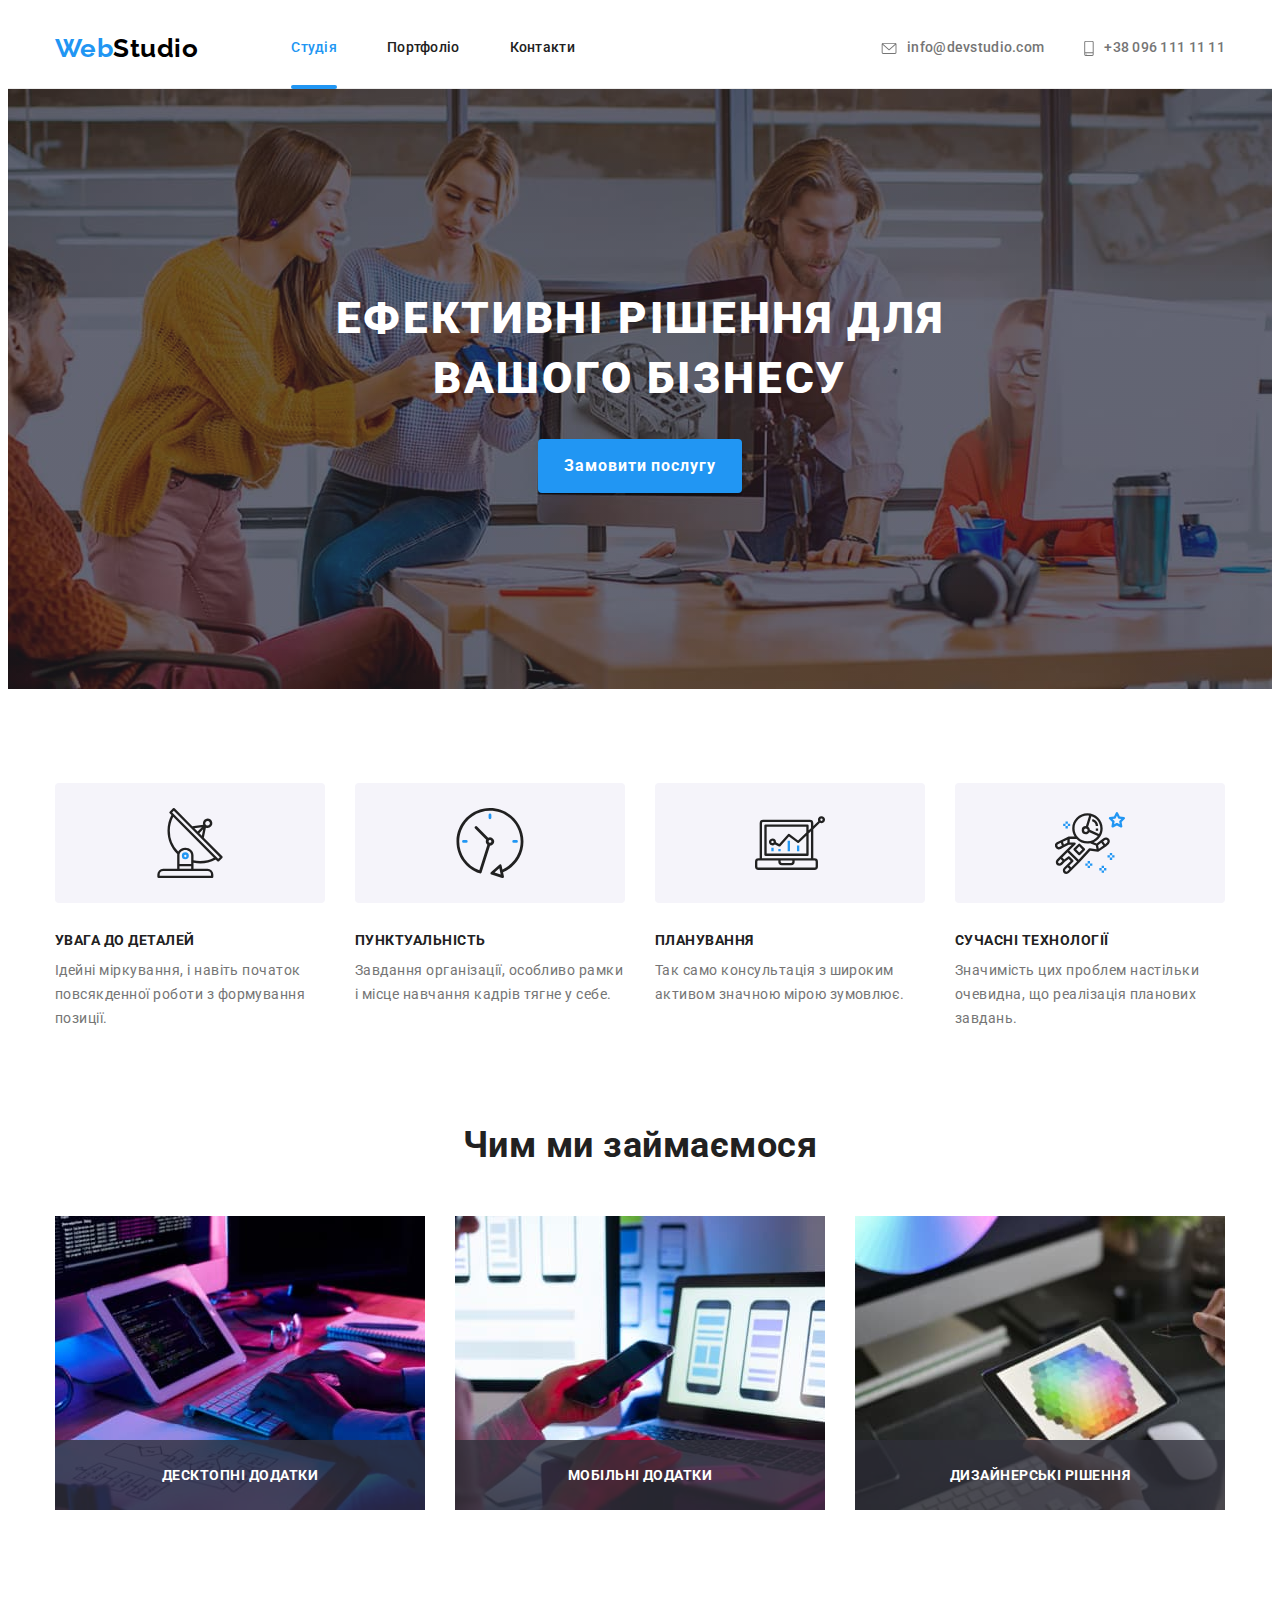
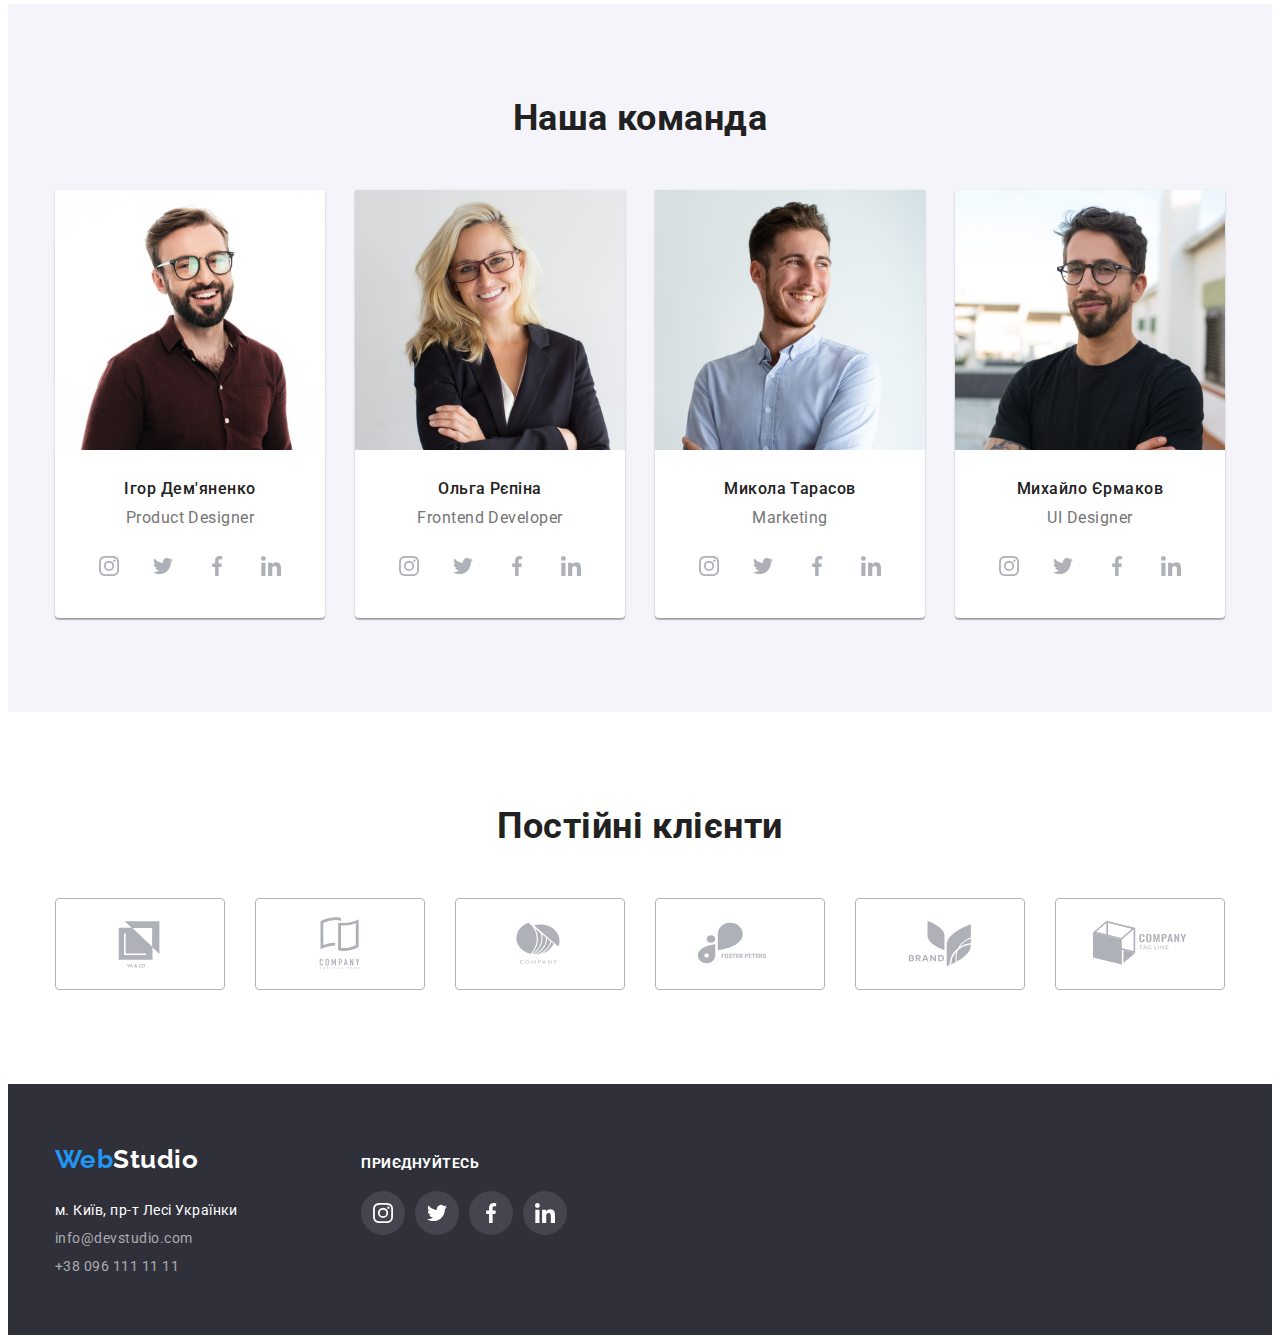
<file: index.html>
<!DOCTYPE html>
<html lang="uk">
<head>
    <meta charset="UTF-8">
    <meta http-equiv="X-UA-Compatible" content="IE=edge">
    <meta name="viewport" content="width=device-width, initial-scale=1.0">
    <title>WebStudio</title>   
    <link rel="preconnect" href="https://fonts.googleapis.com">
    <link rel="preconnect" href="https://fonts.gstatic.com" crossorigin>
    <link href="https://fonts.googleapis.com/css2?family=Raleway:wght@700&family=Roboto:wght@400;500;700;900&display=swap"
    rel="stylesheet">
    <link rel="stylesheet" href="https://cdnjs.cloudflare.com/ajax/libs/modern-normalize/1.1.0/modern-normalize.min.css"
        integrity="sha512-wpPYUAdjBVSE4KJnH1VR1HeZfpl1ub8YT/NKx4PuQ5NmX2tKuGu6U/JRp5y+Y8XG2tV+wKQpNHVUX03MfMFn9Q=="
        crossorigin="anonymous" referrerpolicy="no-referrer">
    <link rel="stylesheet" href="./css/styles.css">
</head>

<body>
    <!-- Шапка сайта -->
    <header class="header">
        <div class="container header-wrap">
            <a href="./index.html" class="logo">Web<span class="header-logo">Studio</span></a>
            <nav>
                <ul class="site-nav list">
                    <li class="item">
                        <a href="./index.html" class="link active">Студія</a>
                    </li>
                    <li class="item">
                        <a href="./portfolio.html" class="link">Портфоліо</a>
                    </li>
                    <li class="item">
                        <a href="" class="link">Контакти</a>
                    </li>
                </ul>
            </nav>
            <ul class="contacts list">
                <li class="item"><a href="mailto:info@devstudio.com" class="contacts-link">
                    <svg class="envelope">
                        <use href="./images/icons.svg#envelope" width="16" height="12"></use>
                    </svg>
                    info@devstudio.com</a> </li>
                <li class="item"><a href="tel:+380961111111" class="contacts-link">
                    <svg class="smartphone">
                        <use href="./images/icons.svg#smartphone" width="10" height="16"></use>
                    </svg>
                    +38 096 111 11 11</a> </li>
            </ul>
        </div>
    </header>

    <main>
        <!-- Герой -->
        <section class="hero">
            <div class="container">
                <h1 class="hero-title">Ефективні рішення для вашого бізнесу</h1>
                <button class="button primary hero-button" data-modal-open>Замовити послугу</button>
            </div>
        </section>
        <!-- Переваги -->
        <section class="feature sections">
            <div class="container">
                <ul class="features list">
                    <li class="item">
                        <div class="wrap">
                            <svg class="icon">
                                <use href="./images/icons.svg#antenna" width="70px" height="70px"></use>
                            </svg>
                        </div>
                        <h3 class="title">УВАГА ДО ДЕТАЛЕЙ</h3>
                        <p class="text">Ідейні міркування, і навіть початок повсякденної роботи з формування позиції.</p>
                    </li>
                    <li class="item">
                        <div class="wrap">
                            <svg class="icon">
                                <use href="./images/icons.svg#clock" width="70px" height="70px"></use>
                            </svg>
                        </div>
                        <h3 class="title">ПУНКТУАЛЬНІСТЬ</h3>
                        <p class="text">Завдання організації, особливо рамки і місце навчання кадрів тягне у себе.</p>
                    </li>
                    <li class="item">
                        <div class="wrap">
                            <svg class="icon">
                                <use href="./images/icons.svg#diagram" width="70px" height="70px"></use>
                            </svg>
                        </div>
                        <h3 class="title">ПЛАНУВАННЯ</h3>
                        <p class="text">Так само консультація з широким активом значною мірою зумовлює.</p>
                    </li>
                    <li class="item">
                        <div class="wrap">
                            <svg class="icon">
                                <use href="./images/icons.svg#astronaut" width="70px" height="70px"></use>
                            </svg>
                        </div>
                        <h3 class="title">СУЧАСНІ ТЕХНОЛОГІЇ</h3>
                        <p class="text">Значимість цих проблем настільки очевидна, що реалізація планових завдань.</p>
                    </li>
                </ul>
            </div>
        </section>
        <!-- Опис -->
        <section class="description sections">
            <div class="container">
                <h2 class="sections-title">Чим ми займаємося</h2>
                <ul class="desc list">
                    <li class="item">
                        <img src="./images/frontend.jpg" alt="Верстка" width="370">
                        <div class="wrap"> 
                            <h3 class="desc-text">Десктопні додатки</h3>
                        </div>
                    </li>
                    <li class="item">
                        <img src="./images/apk.jpg" alt="Адаптація" width="370">
                        <div class="wrap">
                            <h3 class="desc-text">Мобільні додатки</h3>
                        </div>
                    </li>
                    <li class="item">
                        <img src="./images/design.jpg" alt="Дизайн" width="370">
                        <div class="wrap">
                            <h3 class="desc-text">Дизайнерські рішення</h3>
                        </div>
                    </li>
                </ul>
            </div>
        </section>
        <!-- Команда -->
        <section class="sections team">
            <div class="container">
                <h2 class="sections-title">Наша команда</h2>
                <ul class="team-list list">
                    <li class="item">
                        <img class="team-photo" src="./images/igor.jpg" alt="Фото співробітника" width="270" >
                        <div class="team-wrapper">
                            <h3 class="team-title">Ігор Дем'яненко</h3>
                            <p class="text">Product Designer</p>
                            <ul class="social list">
                                <li class="item">
                                    <a href="" class="link">
                                        <svg class="icon">
                                            <use href="./images/icons.svg#instagram" width="20" height="20"></use>
                                        </svg>
                                    </a>
                                </li>
                                <li class="item">
                                    <a href="" class="link">
                                        <svg class="icon">
                                            <use href="./images/icons.svg#twitter" width="20" height="20"></use>
                                        </svg>
                                    </a>
                                </li>
                                <li class="item">
                                    <a href="" class="link">
                                        <svg class="icon">
                                            <use href="./images/icons.svg#facebook" width="20" height="20"></use>
                                        </svg>
                                    </a>
                                </li>
                                <li class="item">
                                    <a href="" class="link">
                                        <svg class="icon">
                                            <use href="./images/icons.svg#linkedin" width="20" height="20"></use>
                                        </svg>
                                    </a>
                                </li>
                            </ul>
                        </div>
                    </li>
                    <li class="item">
                        <img src="./images/olga.jpg" alt="Фото співробітника" width="270" class="team-photo">
                        <div class="team-wrapper">
                            <h3 class="team-title">Ольга Рєпіна</h3>
                            <p class="text">Frontend Developer</p>
                            <ul class="social list">
                                <li class="item">
                                    <a href="" class="link">
                                        <svg class="icon">
                                            <use href="./images/icons.svg#instagram" width="20" height="20"></use>
                                        </svg>
                                    </a>
                                </li>
                                <li class="item">
                                    <a href="" class="link">
                                        <svg class="icon">
                                            <use href="./images/icons.svg#twitter" width="20" height="20"></use>
                                        </svg>
                                    </a>
                                </li>
                                <li class="item">
                                    <a href="" class="link">
                                        <svg class="icon">
                                            <use href="./images/icons.svg#facebook" width="20" height="20"></use>
                                        </svg>
                                    </a>
                                </li>
                                <li class="item">
                                    <a href="" class="link">
                                        <svg class="icon">
                                            <use href="./images/icons.svg#linkedin" width="20" height="20"></use>
                                        </svg>
                                    </a>
                                </li>
                            </ul>
                        </div>
                    </li>
                    <li class="item">
                        <img src="./images/mykola.jpg" alt="Фото співробітника" width="270" class="team-photo">
                        <div class="team-wrapper">
                            <h3 class="team-title">Микола Тарасов</h3>
                            <p class="text">Marketing</p>
                            <ul class="social list">
                                <li class="item">
                                    <a href="" class="link">
                                        <svg class="icon">
                                            <use href="./images/icons.svg#instagram" width="20" height="20"></use>
                                        </svg>
                                    </a>
                                </li>
                                <li class="item">
                                    <a href="" class="link">
                                        <svg class="icon">
                                            <use href="./images/icons.svg#twitter" width="20" height="20"></use>
                                        </svg>
                                    </a>
                                </li>
                                <li class="item">
                                    <a href="" class="link">
                                        <svg class="icon">
                                            <use href="./images/icons.svg#facebook" width="20" height="20"></use>
                                        </svg>
                                    </a>
                                </li>
                                <li class="item">
                                    <a href="" class="link">
                                        <svg class="icon">
                                            <use href="./images/icons.svg#linkedin" width="20" height="20"></use>
                                        </svg>
                                    </a>
                                </li>
                            </ul>
                        </div>
                    </li>
                    <li class="item">
                        <img src="./images/mykhailo.jpg" alt="Фото співробітника" width="270" class="team-photo">
                        <div class="team-wrapper">
                            <h3 class="team-title">Михайло Єрмаков</h3>
                            <p class="text">UI Designer</p>
                            <ul class="social list">
                                <li class="item">
                                    <a href="" class="link">
                                        <svg class="icon">
                                            <use href="./images/icons.svg#instagram" width="20" height="20"></use>
                                        </svg>
                                    </a>
                                </li>
                                <li class="item">
                                    <a href="" class="link">
                                        <svg class="icon">
                                            <use href="./images/icons.svg#twitter" width="20" height="20"></use>
                                        </svg>
                                    </a>
                                </li>
                                <li class="item">
                                    <a href="" class="link">
                                        <svg class="icon">
                                            <use href="./images/icons.svg#facebook" width="20" height="20"></use>
                                        </svg>
                                    </a>
                                </li>
                                <li class="item">
                                    <a href="" class="link">
                                        <svg class="icon">
                                            <use href="./images/icons.svg#linkedin" width="20" height="20"></use>
                                        </svg>
                                    </a>
                                </li>
                            </ul>
                        </div>
                    </li>
                </ul>
            </div>
        </section>
        <!-- клієнти -->
        <section class="sections">
            <div class="container">
                <h2 class="sections-title">Постійні клієнти</h2>
                <ul class="clients list">
                    <li class="item">
                        <a href="" class="link">
                            <svg class="icon">
                                <use href="./images/icons.svg#yaco" ></use>
                            </svg>
                        </a>
                    </li>
                    <li class="item">
                        <a href="" class="link">
                            <svg class="icon">
                                <use href="./images/icons.svg#taglinehere"></use>
                            </svg>
                        </a>
                    </li>
                    <li class="item">
                        <a href="" class="link">
                            <svg class="icon">
                                <use href="./images/icons.svg#company"></use>
                            </svg>
                        </a>
                    </li>
                    <li class="item">
                        <a href="" class="link">
                            <svg class="icon">
                                <use href="./images/icons.svg#foster"></use>
                            </svg>
                        </a>
                    </li>
                    <li class="item">
                        <a href="" class="link">
                            <svg class="icon">
                                <use href="./images/icons.svg#brand"></use>
                            </svg>
                        </a>
                    </li>
                    <li class="item">
                        <a href="" class="link">
                            <svg class="icon">
                                <use href="./images/icons.svg#tagline"></use>
                            </svg>
                        </a>
                    </li>
                </ul>
            </div>
        </section>
    </main>
    <!-- Футер -->
    <footer>
        <div class="container footer">
            <div>
                <a href="./index.html" class="logo">Web<span class="footer-logo">Studio</span></a>
                <address class="footer-address">
                    м. Київ, пр-т Лесі Українки
                    <ul class="contacts-footer list">
                        <li class="item"><a href="mailto:info@devstudio.com" class="link">info@devstudio.com</a> </li>
                        <li class="item"><a href="tel:+380961111111" class="link">+38 096 111 11 11</a> </li>
                    </ul>
                </address>
            </div>
            <div class="invite">
                <h3 class="invite-title">приєднуйтесь</h3>
                <ul class="social list">
                    <li class="item ">
                        <a href="" class="link">
                            <svg class="icon">
                                <use href="./images/icons.svg#instagram" width="20" height="20"></use>
                            </svg>
                        </a>
                    </li>
                    <li class="item">
                        <a href="" class="link">
                            <svg class="icon">
                                <use href="./images/icons.svg#twitter" width="20" height="20"></use>
                            </svg>
                        </a>
                    </li>
                    <li class="item">
                        <a href="" class="link">
                            <svg class="icon">
                                <use href="./images/icons.svg#facebook" width="20" height="20"></use>
                            </svg>
                        </a>
                    </li>
                    <li class="item">
                        <a href="" class="link">
                            <svg class="icon">
                                <use href="./images/icons.svg#linkedin" width="20" height="20"></use>
                            </svg>
                        </a>
                    </li>
                </ul>
            </div>
        </div>
    </footer>
    <div class="backdrop is-hidden" data-modal>
        <div class="modal">
            <button class="close" data-modal-close>
                <svg class="icon">
                    <use href="./images/icons.svg#close" ></use>
                </svg>
            </button>
        </div>
    </div>
<script src="./js/modal.js"></script>
</body>
</html>
</file>
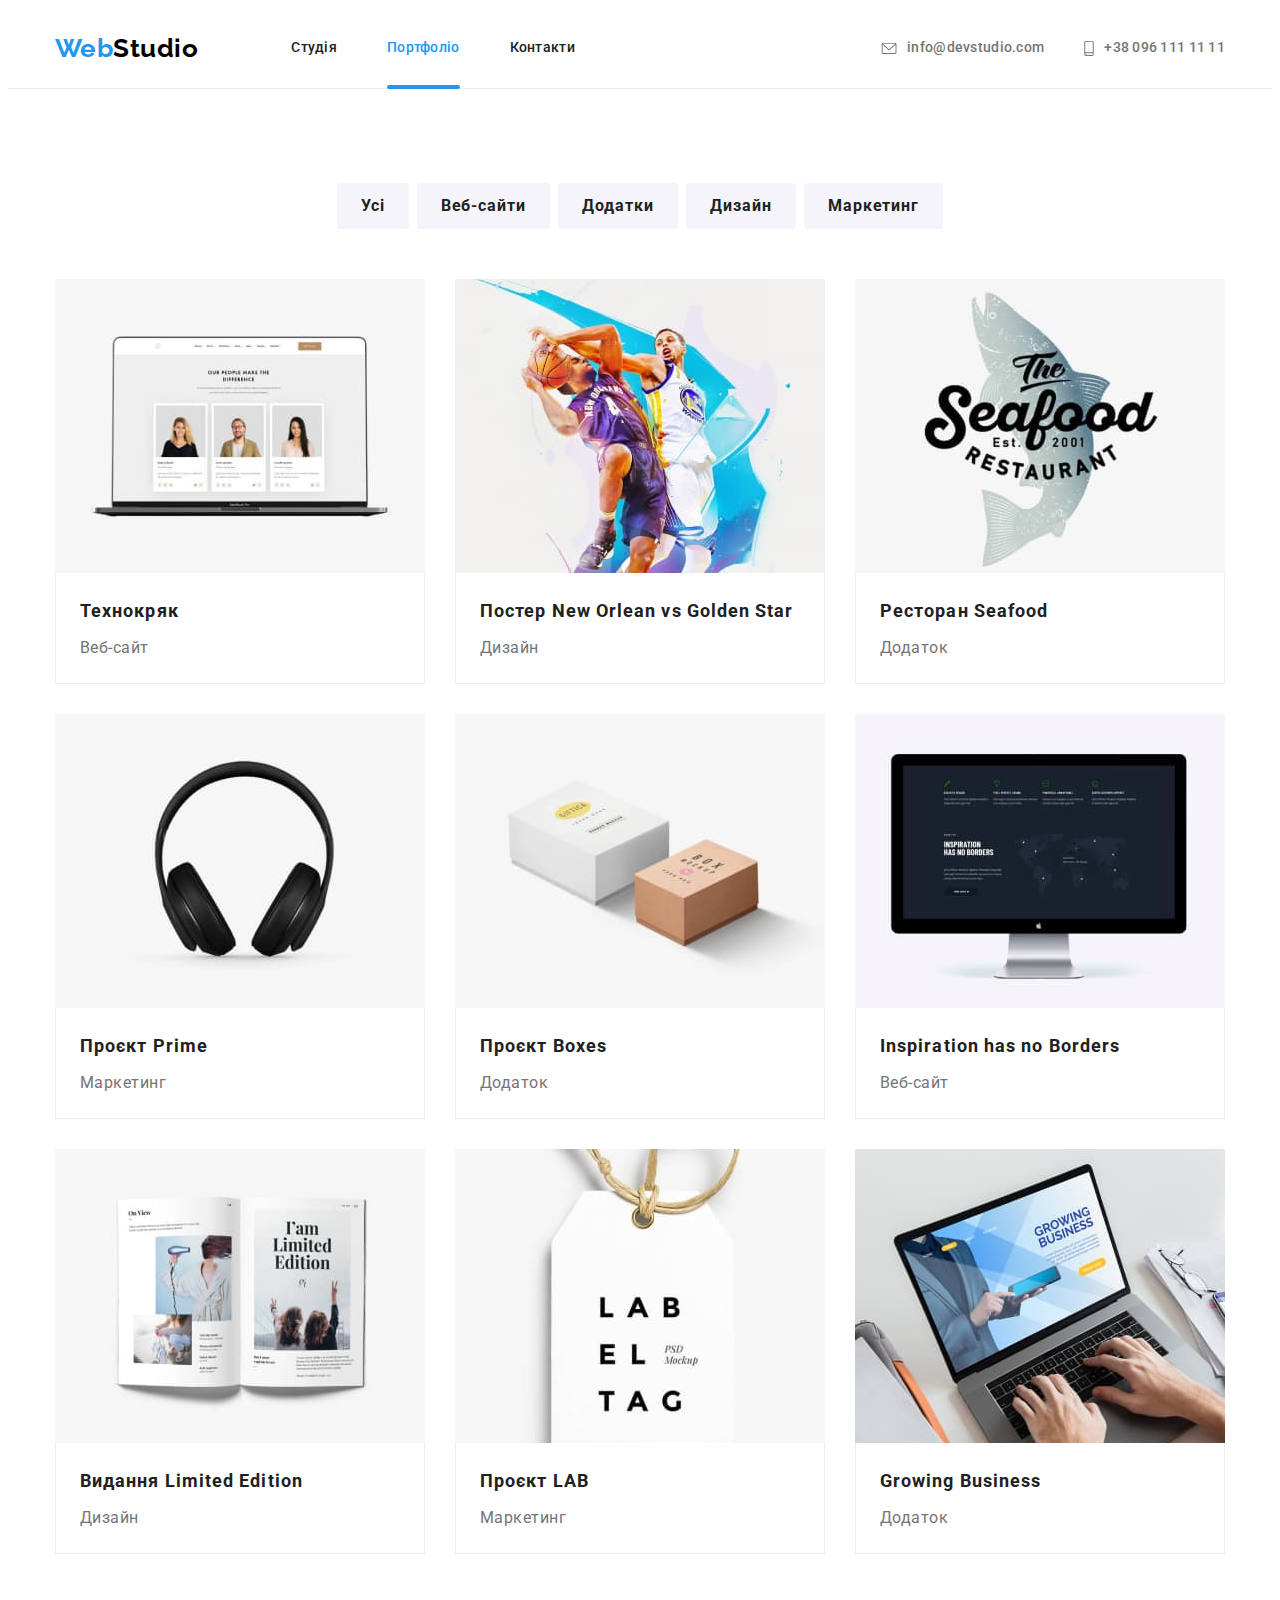
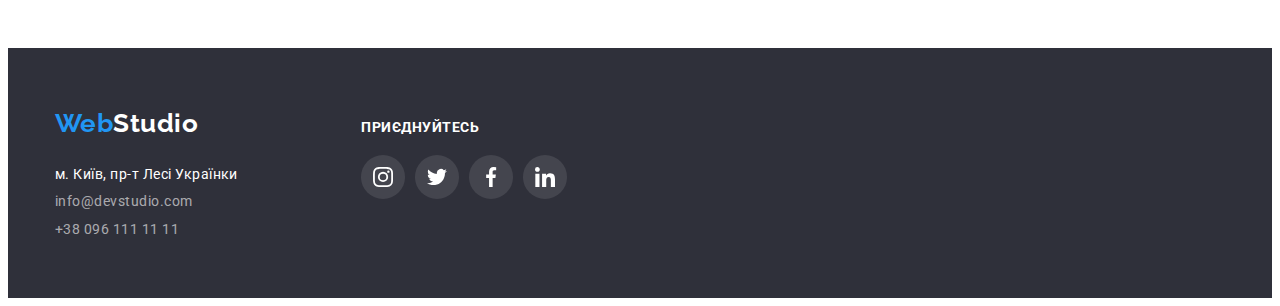
<file: portfolio.html>
<!DOCTYPE html>
<html lang="uk">

<head>
    <meta charset="UTF-8">
    <meta http-equiv="X-UA-Compatible" content="IE=edge">
    <meta name="viewport" content="width=device-width, initial-scale=1.0">
    <title>WebStudio</title>
    <link rel="preconnect" href="https://fonts.googleapis.com">
    <link rel="preconnect" href="https://fonts.gstatic.com" crossorigin>
    <link href="https://fonts.googleapis.com/css2?family=Raleway:wght@700&family=Roboto:wght@400;500;700;900&display=swap"
        rel="stylesheet">
    <link rel="stylesheet" href="https://cdnjs.cloudflare.com/ajax/libs/modern-normalize/1.1.0/modern-normalize.min.css"
        integrity="sha512-wpPYUAdjBVSE4KJnH1VR1HeZfpl1ub8YT/NKx4PuQ5NmX2tKuGu6U/JRp5y+Y8XG2tV+wKQpNHVUX03MfMFn9Q=="
        crossorigin="anonymous" referrerpolicy="no-referrer">
    <link rel="stylesheet" href="./css/styles.css">
</head>

<body>
    <!-- Шапка сайта -->
<header class="header">
    <div class="container header-wrap">
        <a href="./index.html" class="logo">Web<span class="header-logo">Studio</span></a>
        <nav>
            <ul class="site-nav list">
                <li class="item">
                    <a href="./index.html" class="link">Студія</a>
                </li>
                <li class="item">
                    <a href="./portfolio.html" class="link active">Портфоліо</a>
                </li>
                <li class="item">
                    <a href="" class="link">Контакти</a>
                </li>
            </ul>
        </nav>
        <ul class="contacts list">
            <li class="item"><a href="mailto:info@devstudio.com" class="contacts-link">
                    <svg class="envelope">
                        <use href="./images/icons.svg#envelope" width="16" height="12"></use>
                    </svg>
                    info@devstudio.com</a> </li>
            <li class="item"><a href="tel:+380961111111" class="contacts-link">
                    <svg class="smartphone">
                        <use href="./images/icons.svg#smartphone" width="10" height="16"></use>
                    </svg>
                    +38 096 111 11 11</a> </li>
        </ul>
    </div>
</header>

<main>
    <section class="sections work">
        <div class="container">
            <ul class="filter list">
                <li class="item">
                    <button class="button seconadry">Усі</button>
                </li>
                <li class="item">
                    <button class="button seconadry">Веб-сайти</button>
                </li>
                <li class="item">
                    <button class="button seconadry">Додатки</button>
                </li>
                <li class="item">
                    <button class="button seconadry">Дизайн</button>
                </li>
                <li class="item">
                    <button class="button seconadry">Маркетинг</button>
                </li>
            </ul>

            <ul class="items list">
                <li class="item">
                    <a href="#" class="work-link">
                        <div class="wrap">
                            <img class="item" src="./images/techno.jpg" alt="Ноутбук з відкритим сайтом" width="370">
                            <div class="overlay">
                                <p class="overlay-text">Ресурс пропонує комплексні пропозиції з різним рівнем функціоналу та сервісів. Все це дозволить відвідувачу отримати
                                вичерпні відомості про компанію чи приватну особу.</p>
                            </div>
                        </div>
                        <div class="wrapper">
                            <h2 class="work-title">Технокряк</h2>
                            <p class="work-text">Веб-сайт</p>
                        </div>
                    </a>
                </li>
                <li class="item">
                    <a href="" class="work-link">
                        <div class="wrap">
                        <img class="item" src="./images/poster.jpg" alt="два баскетболіста" width="370">
                            <div class="overlay">
                                <p class="overlay-text">Ресурс пропонує комплексні пропозиції з різним рівнем функціоналу та сервісів. Все це
                                    дозволить відвідувачу отримати
                                    вичерпні відомості про компанію чи приватну особу.</p>
                            </div>
                        </div>
                        <div class="wrapper">
                            <h2 class="work-title">Постер New Orlean vs Golden Star</h2>
                            <p class="work-text">Дизайн</p>
                        </div>
                    </a>   
                </li>
                <li class="item">
                    <a href="" class="work-link">
                        <div class="wrap">
                            <img class="item" src="./images/seafood.jpg" alt="реклама ресторана" width="370">
                            <div class="overlay">
                                <p class="overlay-text">Ресурс пропонує комплексні пропозиції з різним рівнем функціоналу та сервісів. Все це
                                    дозволить відвідувачу отримати
                                    вичерпні відомості про компанію чи приватну особу.</p>
                            </div>
                        </div>
                        <div class="wrapper">
                            <h2 class="work-title">Ресторан Seafood</h2>
                            <p class="work-text">Додаток</p>
                        </div>
                    </a>
                </li>
                <li class="item">
                    <a href="" class="work-link">
                        <div class="wrap">
                            <img class="item" src="./images/prime.jpg" alt="навушники" width="370">
                            <div class="overlay">
                                <p class="overlay-text">Ресурс пропонує комплексні пропозиції з різним рівнем функціоналу та сервісів. Все це
                                    дозволить відвідувачу отримати
                                    вичерпні відомості про компанію чи приватну особу.</p>
                            </div>
                        </div>
                        <div class="wrapper">
                            <h2 class="work-title">Проєкт Prime</h2>
                            <p class="work-text">Маркетинг</p>
                        </div>
                    </a>    
                </li>
                <li class="item">
                    <a href="" class="work-link">
                        <div class="wrap">
                            <img class="item" src="./images/boxes.jpg" alt="коробки доставки" width="370">
                            <div class="overlay">
                                <p class="overlay-text">Ресурс пропонує комплексні пропозиції з різним рівнем функціоналу та сервісів. Все це
                                    дозволить відвідувачу отримати
                                    вичерпні відомості про компанію чи приватну особу.</p>
                            </div>
                        </div>
                        <div class="wrapper">
                            <h2 class="work-title">Проєкт Boxes</h2>
                            <p class="work-text">Додаток</p>
                        </div>
                    </a>    
                </li>
                <li class="item">
                    <a href="" class="work-link">
                        <div class="wrap">
                            <img class="item" src="./images/noborders.jpg" alt="imac з відкритим сайтом" width="370">
                            <div class="overlay">
                                <p class="overlay-text">Ресурс пропонує комплексні пропозиції з різним рівнем функціоналу та сервісів. Все це
                                    дозволить відвідувачу отримати
                                    вичерпні відомості про компанію чи приватну особу.</p>
                            </div>
                        </div>
                        <div class="wrapper">
                            <h2 class="work-title">Inspiration has no Borders</h2>
                            <p class="work-text">Веб-сайт</p>
                        </div>
                    </a>
                </li>
                <li class="item">
                    <a href="" class="work-link">
                        <div class="wrap">
                            <img class="item" src="./images/edition.jpg" alt="брошура видання Limited Edition" width="370">
                            <div class="overlay">
                                <p class="overlay-text">Ресурс пропонує комплексні пропозиції з різним рівнем функціоналу та сервісів. Все це
                                    дозволить відвідувачу отримати
                                    вичерпні відомості про компанію чи приватну особу.</p>
                            </div>
                        </div>
                        <div class="wrapper">
                            <h2 class="work-title">Видання Limited Edition</h2>
                            <p class="work-text">Дизайн</p>
                        </div>
                    </a>    
                </li>
                <li class="item">
                    <a href="" class="work-link">
                        <div class="wrap">
                            <img class="item" src="./images/lab.jpg" alt="бірка лаб" width="370">
                            <div class="overlay">
                                <p class="overlay-text">Ресурс пропонує комплексні пропозиції з різним рівнем функціоналу та сервісів. Все це
                                    дозволить відвідувачу отримати
                                    вичерпні відомості про компанію чи приватну особу.</p>
                            </div>
                        </div>
                        <div class="wrapper">
                            <h2 class="work-title">Проєкт LAB</h2>
                            <p class="work-text">Маркетинг</p>
                        </div>
                    </a>    
                </li>
                <li class="item">
                    <a href="" class="work-link">
                        <div class="wrap">
                            <img class="item" src="./images/business.jpg" alt="Ноутбук з відкритим додатком" width="370">
                            <div class="overlay">
                                <p class="overlay-text">Ресурс пропонує комплексні пропозиції з різним рівнем функціоналу та сервісів. Все це
                                    дозволить відвідувачу отримати
                                    вичерпні відомості про компанію чи приватну особу.</p>
                            </div>
                        </div>
                        <div class="wrapper">
                            <h2 class="work-title">Growing Business</h2>
                            <p class="work-text">Додаток</p>
                        </div>
                    </a>    
                </li>
            </ul>
        </div>
    </section>
</main>

    <!-- Футер -->
<footer>
    <div class="container footer">
        <div>
            <a href="./index.html" class="logo">Web<span class="footer-logo">Studio</span></a>
            <address class="footer-address">
                м. Київ, пр-т Лесі Українки
                <ul class="contacts-footer list">
                    <li class="item"><a href="mailto:info@devstudio.com" class="link">info@devstudio.com</a> </li>
                    <li class="item"><a href="tel:+380961111111" class="link">+38 096 111 11 11</a> </li>
                </ul>
            </address>
        </div>
        <div class="invite">
            <h3 class="invite-title">приєднуйтесь</h3>
            <ul class="social list">
                <li class="item ">
                    <a href="" class="link">
                        <svg class="icon">
                            <use href="./images/icons.svg#instagram" width="20" height="20"></use>
                        </svg>
                    </a>
                </li>
                <li class="item">
                    <a href="" class="link">
                        <svg class="icon">
                            <use href="./images/icons.svg#twitter" width="20" height="20"></use>
                        </svg>
                    </a>
                </li>
                <li class="item">
                    <a href="" class="link">
                        <svg class="icon">
                            <use href="./images/icons.svg#facebook" width="20" height="20"></use>
                        </svg>
                    </a>
                </li>
                <li class="item">
                    <a href="" class="link">
                        <svg class="icon">
                            <use href="./images/icons.svg#linkedin" width="20" height="20"></use>
                        </svg>
                    </a>
                </li>
            </ul>
        </div>
    </div>
</footer>
</body>
</html>
</file>
<file: css/styles.css>
/* Палітра
білий #FFFFFF
акцент #2196F3
заголовки #212121
текст #757575 */

*,
*::before,
*::after {
    box-sizing: border-box;
}
:root{
    --primary-text-color:#757575;
    --title-text-color:#212121;
    --accent-color:#2196F3;
    --white-color:#FFFFFF;
    --primery-bgc:#F5F4FA;
    --secondary-bgc:#2F303A;
}
body{
    font-family: 'Roboto',sans-serif;
    letter-spacing: 0.03em;

    background: var(--white-color);
    color:var(--primary-text-color)
}
h1,h2,h3,h4,h5,h6,p{
    margin: 0;
}
a {
    display: block;
}
.list {
    margin-top: 0;
    margin-bottom: 0;
    padding-left: 0;

    list-style: none;
}
.container{
    margin-right: auto;
    margin-left: auto;
    padding-right: 15px;
    padding-left: 15px;
    width: 1200px;
}
img {
    display: block;
}
/* button */
.button {
    padding: 6px 22px;
    border-radius: 4px;

    transition: color 250ms cubic-bezier(0.4, 0, 0.2, 1) , background-color 250ms cubic-bezier(0.4, 0, 0.2, 1),box-shadow
    250ms cubic-bezier(0.4, 0, 0.2, 1),padding 250ms cubic-bezier(0.4, 0, 0.2, 1);

    color: var(--title-text-color);
    background-color: var(--white-color);
    border-color: transparent;
    font-family: inherit;
    font-weight: 700;
    font-size: 16px;
    line-height: 1.87;
    letter-spacing: 0.06em;
    cursor: pointer;
}
.button.primary{
    color: var(--white-color);
    background-color:var(--accent-color);
    box-shadow: 0px 3px 1px rgba(0, 0, 0, 0.1), 0px 1px 2px rgba(0, 0, 0, 0.08), 0px 2px 2px rgba(0, 0, 0, 0.12);
    
}
.button.seconadry{
    color: var(--title-text-color);
    background-color: var(--primery-bgc);
    
}
.button.seconadry:hover,
.button.seconadry:focus{
    color: var(--white-color);
    background-color: var(--accent-color);
    box-shadow: 0px 3px 1px rgba(0, 0, 0, 0.1), 0px 1px 2px rgba(0, 0, 0, 0.08), 0px 2px 2px rgba(0, 0, 0, 0.12);
}
.hero-button {
    padding: 10px 24px;
}
.hero-button:hover,
.hero-button:focus{
    padding: 10px 32px;

    background-color: #188CE8;
}
/* Header */
.header{
    border-bottom: 1px solid #ECECEC;
}

.header-wrap{
    display: flex;
    align-items: center;
}
/* logo */
.logo{
    margin-right: 93px;

    color:var(--accent-color);
    font-family: 'Raleway', sans-serif;
    font-weight: 700;
    font-size: 26px;
    line-height: 1.19;
    text-decoration: none;
}
.header-logo{
    color: #000000;
}
/* nav */
.site-nav{
    display: flex;
}
.site-nav .item:not(:last-child){
    margin-right: 50px;
}

.site-nav .link{
    display: block;
    padding-top: 32px;
    padding-bottom: 32px;

    transition: color 250ms cubic-bezier(0.4, 0, 0.2, 1);

    color: var(--title-text-color);
    font-weight: 500;
    font-size: 14px;
    line-height: 1.14;
    letter-spacing: 0.02em;
    text-decoration: none;
}
.site-nav .link:hover,
.site-nav .link:focus {
    color: var(--accent-color);
}
.site-nav .active{
    color: var(--accent-color);
    position: relative;
}
.active::after{
    content: '';
position: absolute;
left: 0;
bottom: -1px;
width: 100%;
height: 4px;

background: var(--accent-color);
border-radius: 2px;
}
/* contact */
.contacts{
    display: flex;
    margin-left: auto;
    align-items: center;
    fill: currentColor;
    
    
}
.envelope{
    width: 16px;
    height: 12px;
    margin-right: 10px;
}
.smartphone{
    width: 10px;
    height: 16px;
    margin-right: 10px;
}

.contacts > .item:not(:last-child){
    margin-right: 40px;
}
.contacts .contacts-link{
    color: var(--primary-text-color);
    font-weight: 500;
    font-size: 14px;
    line-height: 1.14;
    letter-spacing: 0.02em;
    text-decoration: none;
    display: flex;
    align-items: center;

    transition: color 250ms cubic-bezier(0.4, 0, 0.2, 1);
}

.contacts .contacts-link:hover,
.contacts .contacts-link:focus {
    color: var(--accent-color);
}

/* hero */
.hero{
    text-align: center;
    padding-top: 200px;
    padding-bottom: 200px;
    max-width: 1600px;
    height: 600px;
    margin-left: auto;
    margin-right: auto;

    background-image: linear-gradient(to right, rgba(47, 48, 58, 0.4), rgba(47, 48, 58, .4)),
    url(../images/hero.jpg);
    background-size: cover;
    background-position: center;
    background-color: #C4C4C4;
}
.hero-title {
    margin-left: auto;
    margin-right: auto;
    margin-bottom: 30px;
    width: 696px;

    color: var(--white-color);
    font-weight: 900;
    font-size: 44px;
    line-height: 1.36;
    letter-spacing: 0.06em;
    text-transform: uppercase;
}
/* Sections */
.sections{
    padding-bottom: 94px;
    padding-top: 94px;
}
.sections-title {
    margin-bottom: 50px;
    text-align: center;

    color: var(--title-text-color);
    font-weight: 700;
    font-size: 36px;
    line-height: 1.16;
}
/* features */
.feature{
    padding-bottom: 0;
}
.features{
    display: flex;
}
.features > .item{
    width: 270px;
}
.features>.item:not(:last-child){
    margin-right: 30px;
}
.icon{
    width: 70px;
    height: 70px;
}
.feature .wrap{
    display: flex;
    justify-content: center;
    align-items: center;
    width: 270px;
    height: 120px;
    margin-bottom: 30px;

    background: #F5F4FA;
    border-radius: 4px;
}

.features .title{
    margin-bottom: 10px;

    color: var(--title-text-color);
    font-weight: 700;
    font-size: 14px;
    line-height: 1.14;
}
.features .text{

    font-weight: 400;
    font-size: 14px;
    line-height: 1.71;

}

/* Description */
.desc{
    display: flex;
}
.desc > .item:not(:last-child){
    margin-right: 30px;
}
.desc > .item{
    position: relative;
}
.desc .wrap{
    position: absolute;
    left: 0;
    bottom: 0;
    padding: 27px 0;
    width: 100%;
    background: rgba(47, 48, 58, 0.8);
}
.desc-text{
    font-weight: 700;
    font-size: 14px;
    line-height: 16px;
    text-align: center;
    text-transform: uppercase;
    color: var(--white-color);
}
/* team  */
.sections.team{
    background-color: var(--primery-bgc);
}
.team-list{
    display: flex;
}
.team-list > .item{
    width: 270px;
    border-radius: 0px 0px 4px 4px;
    
    background-color: var(--white-color);
    box-shadow: 0px 1px 3px rgba(0, 0, 0, 0.12), 0px 1px 1px rgba(0, 0, 0, 0.14), 0px 2px 1px rgba(0, 0, 0, 0.2);
}
.team-list>.item:not(:last-child){
    margin-right: 30px;
}
.team-wrapper{
    padding-top: 30px;
    padding-bottom: 30px;
}
.team-title{
    margin-bottom: 10px;
    text-align: center;

    color: var(--title-text-color);
    font-weight: 500;
    font-size: 16px;
    line-height: 1.18;
}
.team .text{
    text-align: center;
    margin-bottom: 16px;

    font-weight: 400;
    font-size: 16px;
    line-height: 1.18;   
}
.social{
    display: flex;
    fill: currentColor;
    align-items: center;
    justify-content: center;

    fill: #AFB1B8;
}
.social .link{
    display: flex;
    align-items: center;
    justify-content: center;
    border-radius: 50%;
    width: 44px;
    height: 44px;

    transition: background-color 250ms cubic-bezier(0.4, 0, 0.2, 1),fill 250ms cubic-bezier(0.4, 0, 0.2, 1);
}
.social .link:hover,
.social .link:focus{
    background-color: var(--accent-color);
    fill: #EEEEEE;
}
.social .item:not(:last-child){
    margin-right: 10px;
}
.social .icon{
    width: 20px;
    height: 20px;
}
/* Clients */
.clients{
    display: flex;
    align-items: center;
    justify-content: center;
}
.clients .icon{
    width: 106px;
    height: 60px;
}

.clients .link{
    display: flex;
    align-items: center;
    justify-content: center;
    border: 1px solid #AFB1B8;
    border-radius: 4px;
    width: 170px;
    height: 92px;
    fill: #AFB1B8;
    transition:fill 250ms cubic-bezier(0.4, 0, 0.2, 1),border-color 250ms cubic-bezier(0.4, 0, 0.2, 1);
}
.clients .link:hover,
.clients .link:focus {
    border-color: var(--accent-color);
    fill:var(--accent-color);
}
.clients .item:not(:last-child) {
    margin-right: 30px;
}
/* footer */
.footer{
    display: flex;
}
footer{
    background-color: var(--secondary-bgc);
    padding-top: 60px;
    padding-bottom: 60px;
}

.footer-logo{
    color: var(--white-color);
}
.footer-address{
    margin-top: 28px;

    color: var(--white-color);
    font-weight: 400;
    font-size: 14px;
    line-height: 1.14;
    font-style: normal;
}
/* contact */
.contacts-footer{
    margin-top: 12px;
}
.contacts-footer .link{
    color: rgba(255, 255, 255, 0.6);
    font-weight: 400;
    font-size: 14px;
    line-height: 1.14;
    text-decoration: none;
    transition: color 250ms cubic-bezier(0.4, 0, 0.2, 1);
}

.contacts-footer .link:hover,
.contacts-footer .link:focus {
    color: var(--accent-color);
}
.contacts-footer > .item:not(:first-child) {
    margin-top: 12px;
}
.invite{
    margin-left: 70px;
}
.invite-title {
    font-weight: 700;
    font-size: 14px;
    line-height: 16px;
    text-transform: uppercase;
    color: var(--white-color);
    margin-bottom: 20px;
}
.invite .link {
    background-color: rgba(255, 255, 255, 0.1);
    fill: var(--white-color);
}
.footer{
    display: flex;
    align-items:baseline;
}
/* modal */
.backdrop{
    position: fixed;
    top: 0px;
    left: 0px;
    width: 100%;
    height: 100%;
    opacity: 1;
    transition: visibility 250ms cubic-bezier(0.4, 0, 0.2, 1), opacity 250ms cubic-bezier(0.4, 0, 0.2, 1);

    background: rgba(0, 0, 0, 0.2);
}
.backdrop.is-hidden{
    visibility: hidden;
    opacity: 0;
    pointer-events: none;
}
.backdrop.is-hidden .modal{
    transform:scale(0.9) translate(-50%, -50%);
}
.modal{
    position: absolute;
    width: 528px;
    height: 581px;
    top: 50%;    
    left: 50%;
    transform:scale(1) translate(-50%, -50%);
    transition: transform 250ms cubic-bezier(0.4, 0, 0.2, 1);

    background: #FFFFFF;
    box-shadow: 0px 1px 3px rgba(0, 0, 0, 0.12), 0px 1px 1px rgba(0, 0, 0, 0.14), 0px 2px 1px rgba(0, 0, 0, 0.2);
    border-radius: 4px;
}
.close{
    position: absolute;
    width: 30px;
    height: 30px;
    top:8px;
    right: 8px;
    cursor: pointer;
    display: flex;
    justify-content: center;
    align-items: center;

    background: #FFFFFF;
    border-radius: 50%;
    border: 1px solid rgba(0, 0, 0, 0.1);
}
.close .icon{
    width: 30px;
    height: 30px;
    stroke: #000000;
}
/* Portfolio */
.filter{
    display: flex;
    justify-content: center;
    margin-bottom: 50px;
}
.filter > .item:not(:last-child){
    margin-right: 8px;
}

.items{
    margin: -15px;
    display: flex;
    flex-wrap: wrap;  
}
.items > .item{
    margin: 15px;
    background-color:var(--white-color);
}
.items .wrapper{
    border: 1px solid #EEEEEE;
    border-top: none;
    padding: 20px 24px;
}
.work-title{
    margin-bottom: 4px;

    color: var(--title-text-color);
    font-weight: 700;
    font-size: 18px;
    line-height: 2;
    letter-spacing: 0.06em;
}
.work-text{

    color: var(--primary-text-color);
    font-weight: 400;
    font-size: 16px;
    line-height: 1.87;  
}
.work-link {
    text-decoration: none;
    transition: box-shadow 250ms cubic-bezier(0.4, 0, 0.2, 1);
}
.work-link:hover,
.work-link:focus{
    box-shadow: 0px 1px 1px rgba(0, 0, 0, 0.12), 0px 4px 4px rgba(0, 0, 0, 0.06), 1px 4px 6px rgba(0, 0, 0, 0.16);
}
.work-link:hover .overlay,
.work-link:focus .overlay{
    transform: translatey(0);
}
.items .wrap{
    position: relative;
    overflow: hidden;
}
.items .overlay{
    position: absolute;
    top: 0;
    left: 0;
    transform: translatey(100%);
    transition: transform 250ms cubic-bezier(0.4, 0, 0.2, 1);
    width: 100%;
    height: 100%;
    padding: 63px 24px;
    
    background: rgba(33, 150, 243, 0.9);

}
.overlay-text{
    font-weight: 400;
    font-size: 18px;
    line-height: 28px;
    color: var(--white-color);
}
</file>
